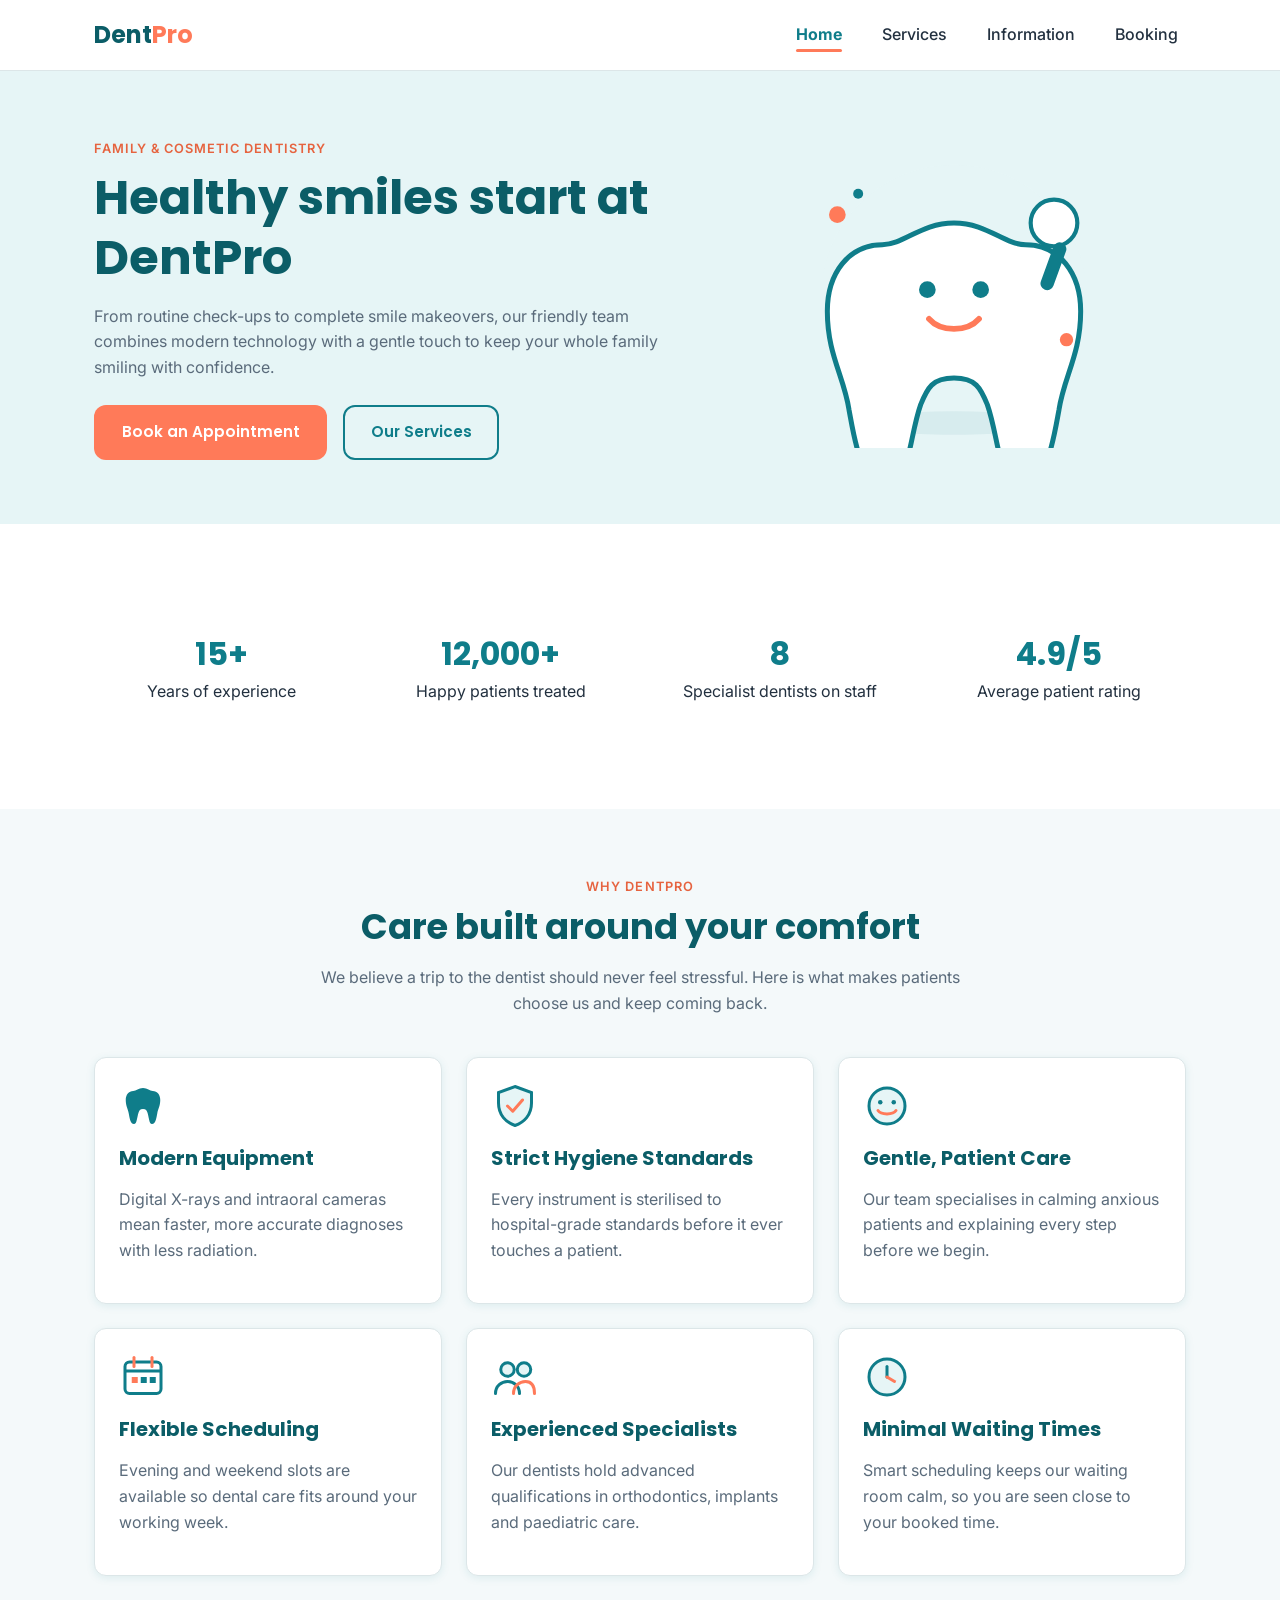
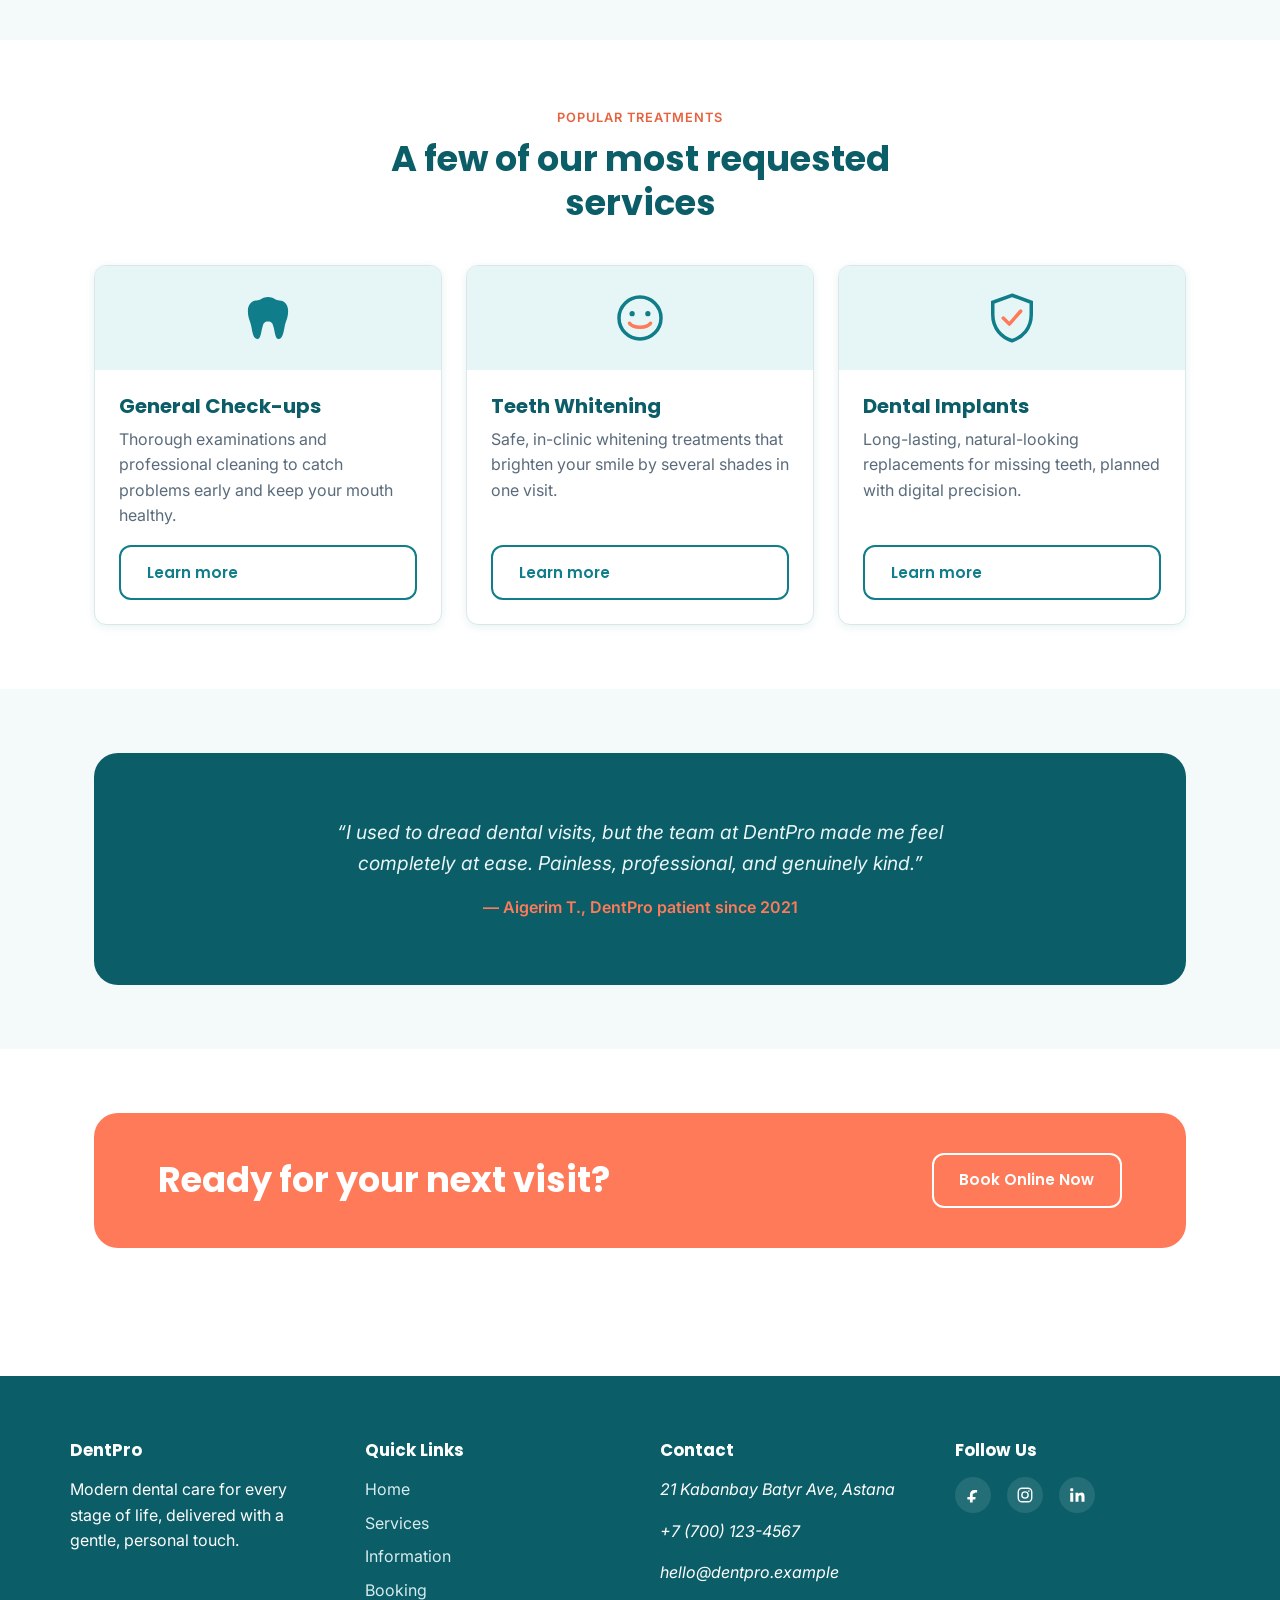
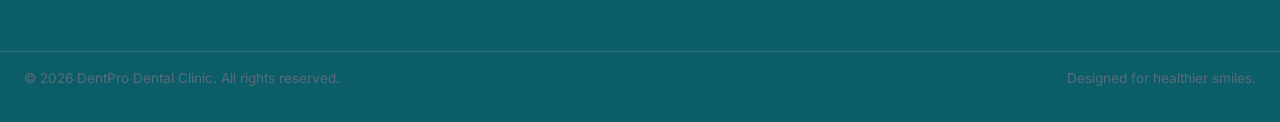
<file: index.html>
<!DOCTYPE html>
<html lang="en">
<head>
<meta charset="UTF-8">
<meta name="viewport" content="width=device-width, initial-scale=1.0">
<title>DentPro Dental Clinic | Home</title>
<meta name="description" content="DentPro Dental Clinic offers modern, gentle dental care for the whole family. Book your appointment today.">
<link rel="preconnect" href="https://fonts.googleapis.com">
<link href="https://fonts.googleapis.com/css2?family=Inter:wght@400;500;600;700&family=Poppins:wght@600;700&display=swap" rel="stylesheet">
<link rel="stylesheet" href="css/style.css">
<link rel="stylesheet" href="css/responsive.css">
</head>
<body>

<!-- Site Header / Navigation -->
<header class="site-header">
  <div class="container header-inner">
    <a href="index.html" class="logo">Dent<span>Pro</span></a>
    <nav class="main-nav" aria-label="Primary navigation">
      <ul>
        <li><a href="index.html" aria-current="page">Home</a></li>
        <li><a href="services.html">Services</a></li>
        <li><a href="about.html">Information</a></li>
        <li><a href="contact.html">Booking</a></li>
      </ul>
    </nav>
  </div>
</header>

<main>

  <!-- Hero Section -->
  <section class="hero">
    <div class="container hero-inner">
      <div class="hero-content">
        <span class="eyebrow">Family &amp; Cosmetic Dentistry</span>
        <h1>Healthy smiles start at DentPro</h1>
        <p>From routine check-ups to complete smile makeovers, our friendly team combines modern technology with a gentle touch to keep your whole family smiling with confidence.</p>
        <div class="hero-actions">
          <a href="contact.html" class="btn btn-primary">Book an Appointment</a>
          <a href="services.html" class="btn btn-outline">Our Services</a>
        </div>
      </div>
      <div class="hero-media">
        <img src="images/hero-illustration.svg" alt="Illustration of a friendly smiling tooth character with a dental mirror" width="360" height="300">
      </div>
    </div>
  </section>

  <!-- Trust Stats -->
  <section class="section">
    <div class="container">
      <div class="stat-row">
        <div class="stat-item">
          <strong>15+</strong>
          <span>Years of experience</span>
        </div>
        <div class="stat-item">
          <strong>12,000+</strong>
          <span>Happy patients treated</span>
        </div>
        <div class="stat-item">
          <strong>8</strong>
          <span>Specialist dentists on staff</span>
        </div>
        <div class="stat-item">
          <strong>4.9/5</strong>
          <span>Average patient rating</span>
        </div>
      </div>
    </div>
  </section>

  <!-- Why Choose Us (Grid, 6 items) -->
  <section class="section section-alt">
    <div class="container">
      <div class="section-head">
        <span class="eyebrow">Why DentPro</span>
        <h2>Care built around your comfort</h2>
        <p>We believe a trip to the dentist should never feel stressful. Here is what makes patients choose us and keep coming back.</p>
      </div>
      <div class="feature-grid">
        <article class="feature-card">
          <img src="images/icon-tooth.svg" alt="" aria-hidden="true">
          <h3>Modern Equipment</h3>
          <p>Digital X-rays and intraoral cameras mean faster, more accurate diagnoses with less radiation.</p>
        </article>
        <article class="feature-card">
          <img src="images/icon-shield.svg" alt="" aria-hidden="true">
          <h3>Strict Hygiene Standards</h3>
          <p>Every instrument is sterilised to hospital-grade standards before it ever touches a patient.</p>
        </article>
        <article class="feature-card">
          <img src="images/icon-smile.svg" alt="" aria-hidden="true">
          <h3>Gentle, Patient Care</h3>
          <p>Our team specialises in calming anxious patients and explaining every step before we begin.</p>
        </article>
        <article class="feature-card">
          <img src="images/icon-calendar.svg" alt="" aria-hidden="true">
          <h3>Flexible Scheduling</h3>
          <p>Evening and weekend slots are available so dental care fits around your working week.</p>
        </article>
        <article class="feature-card">
          <img src="images/icon-team.svg" alt="" aria-hidden="true">
          <h3>Experienced Specialists</h3>
          <p>Our dentists hold advanced qualifications in orthodontics, implants and paediatric care.</p>
        </article>
        <article class="feature-card">
          <img src="images/icon-clock.svg" alt="" aria-hidden="true">
          <h3>Minimal Waiting Times</h3>
          <p>Smart scheduling keeps our waiting room calm, so you are seen close to your booked time.</p>
        </article>
      </div>
    </div>
  </section>

  <!-- Featured Services (Flexbox card row) -->
  <section class="section">
    <div class="container">
      <div class="section-head">
        <span class="eyebrow">Popular Treatments</span>
        <h2>A few of our most requested services</h2>
      </div>
      <div class="card-row">
        <article class="card">
          <div class="card-thumb"><img src="images/icon-tooth.svg" alt="" aria-hidden="true"></div>
          <div class="card-body">
            <h3>General Check-ups</h3>
            <p>Thorough examinations and professional cleaning to catch problems early and keep your mouth healthy.</p>
            <a href="services.html" class="btn btn-outline">Learn more</a>
          </div>
        </article>
        <article class="card">
          <div class="card-thumb"><img src="images/icon-smile.svg" alt="" aria-hidden="true"></div>
          <div class="card-body">
            <h3>Teeth Whitening</h3>
            <p>Safe, in-clinic whitening treatments that brighten your smile by several shades in one visit.</p>
            <a href="services.html" class="btn btn-outline">Learn more</a>
          </div>
        </article>
        <article class="card">
          <div class="card-thumb"><img src="images/icon-shield.svg" alt="" aria-hidden="true"></div>
          <div class="card-body">
            <h3>Dental Implants</h3>
            <p>Long-lasting, natural-looking replacements for missing teeth, planned with digital precision.</p>
            <a href="services.html" class="btn btn-outline">Learn more</a>
          </div>
        </article>
      </div>
    </div>
  </section>

  <!-- Testimonial -->
  <section class="section section-alt">
    <div class="container">
      <aside class="testimonial">
        <p>&ldquo;I used to dread dental visits, but the team at DentPro made me feel completely at ease. Painless, professional, and genuinely kind.&rdquo;</p>
        <cite>&mdash; Aigerim T., DentPro patient since 2021</cite>
      </aside>
    </div>
  </section>

  <!-- CTA Banner -->
  <section class="section">
    <div class="container">
      <div class="cta-banner">
        <h2>Ready for your next visit?</h2>
        <a href="contact.html" class="btn btn-secondary">Book Online Now</a>
      </div>
    </div>
  </section>

</main>

<!-- Site Footer -->
<footer class="site-footer">
  <div class="container footer-grid">
    <div class="footer-col">
      <h3>DentPro</h3>
      <p>Modern dental care for every stage of life, delivered with a gentle, personal touch.</p>
    </div>
    <div class="footer-col">
      <h3>Quick Links</h3>
      <ul>
        <li><a href="index.html">Home</a></li>
        <li><a href="services.html">Services</a></li>
        <li><a href="about.html">Information</a></li>
        <li><a href="contact.html">Booking</a></li>
      </ul>
    </div>
    <div class="footer-col">
      <h3>Contact</h3>
      <address>
        <p>21 Kabanbay Batyr Ave, Astana</p>
        <p>+7 (700) 123-4567</p>
        <p>hello@dentpro.example</p>
      </address>
    </div>
    <div class="footer-col">
      <h3>Follow Us</h3>
      <div class="social-row">
          <a href="#" aria-label="DenStPro on Facebook"><img src="images/icon-facebook.svg" alt=""></a>
          <a href="#" aria-label="DentPro on Instagram"><img src="images/icon-instagram.svg" alt=""></a>
          <a href="#" aria-label="DentPro on LinkedIn"><img src="images/icon-linkedin.svg" alt=""></a>
      </div>
    </div>
  </div>
  <div class="footer-bottom">
    <p>&copy; 2026 DentPro Dental Clinic. All rights reserved.</p>
    <p>Designed for healthier smiles.</p>
  </div>
</footer>

</body>
</html>
</file>
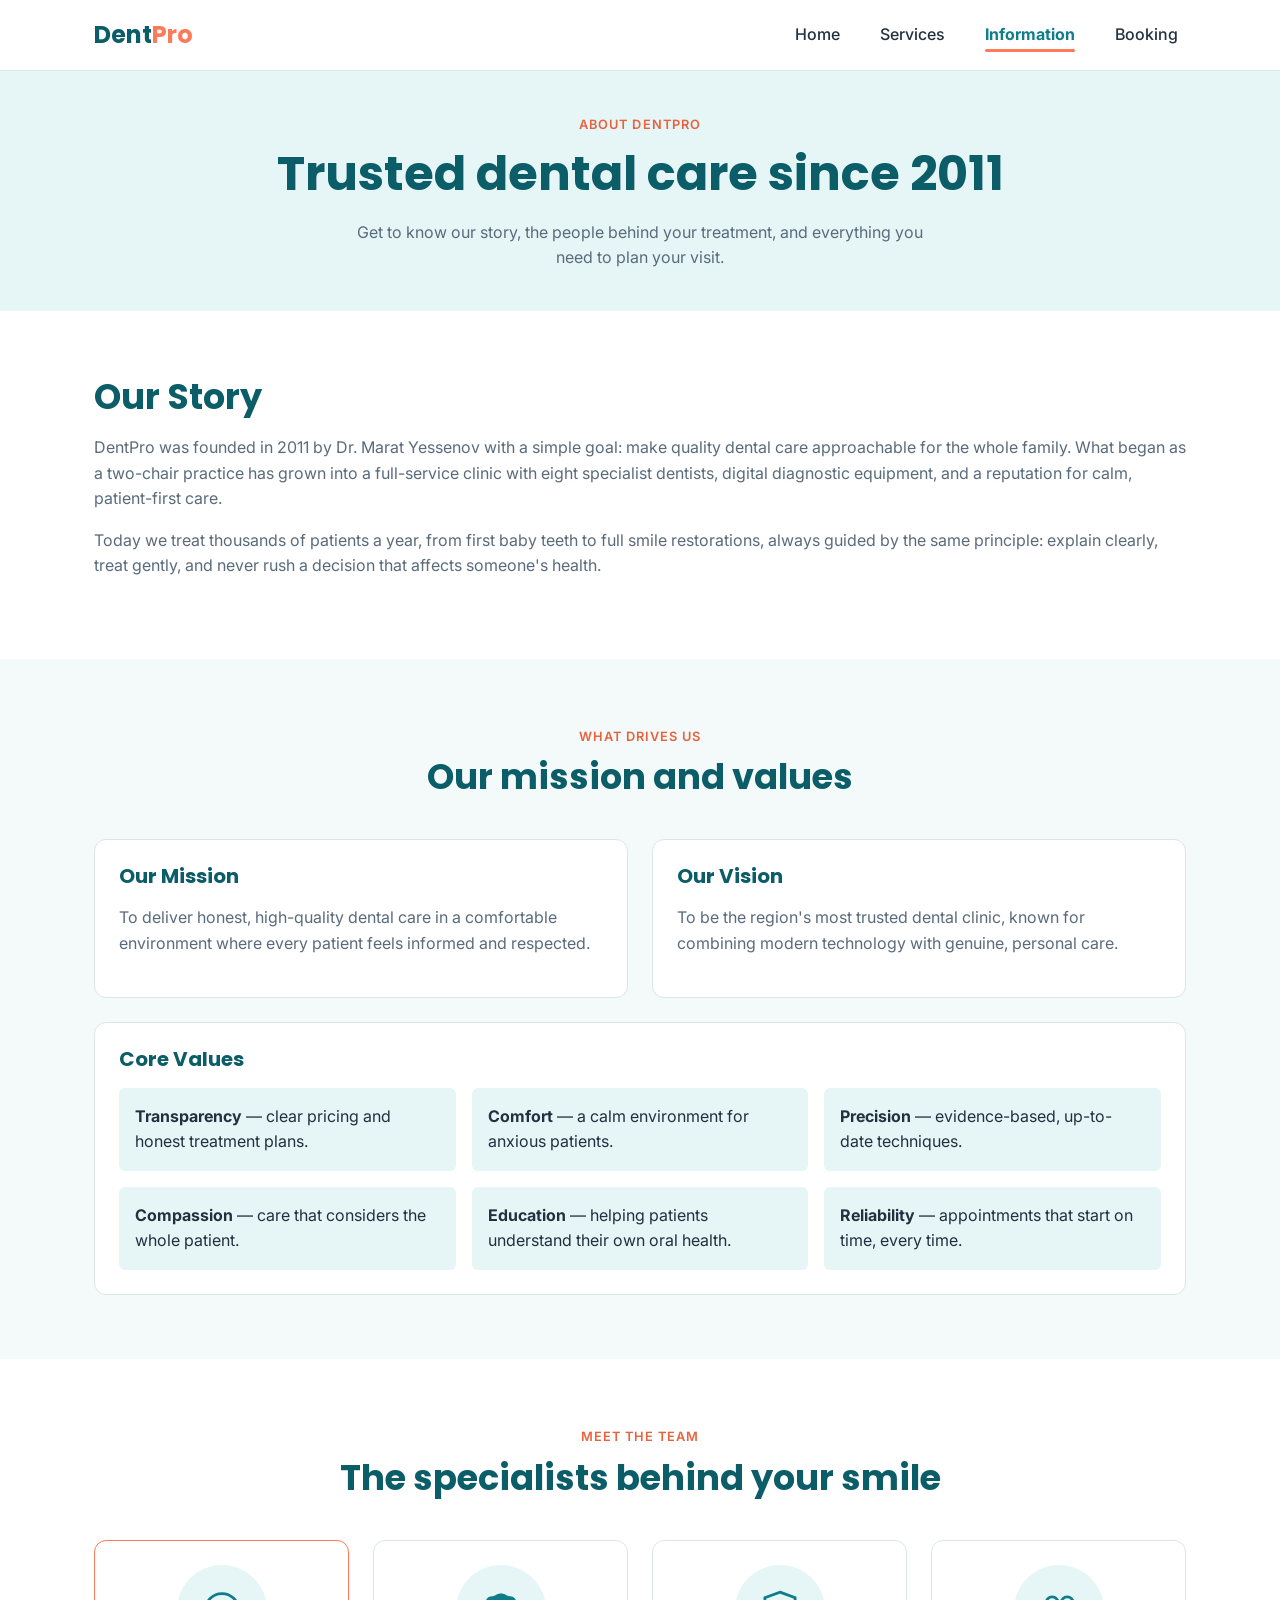
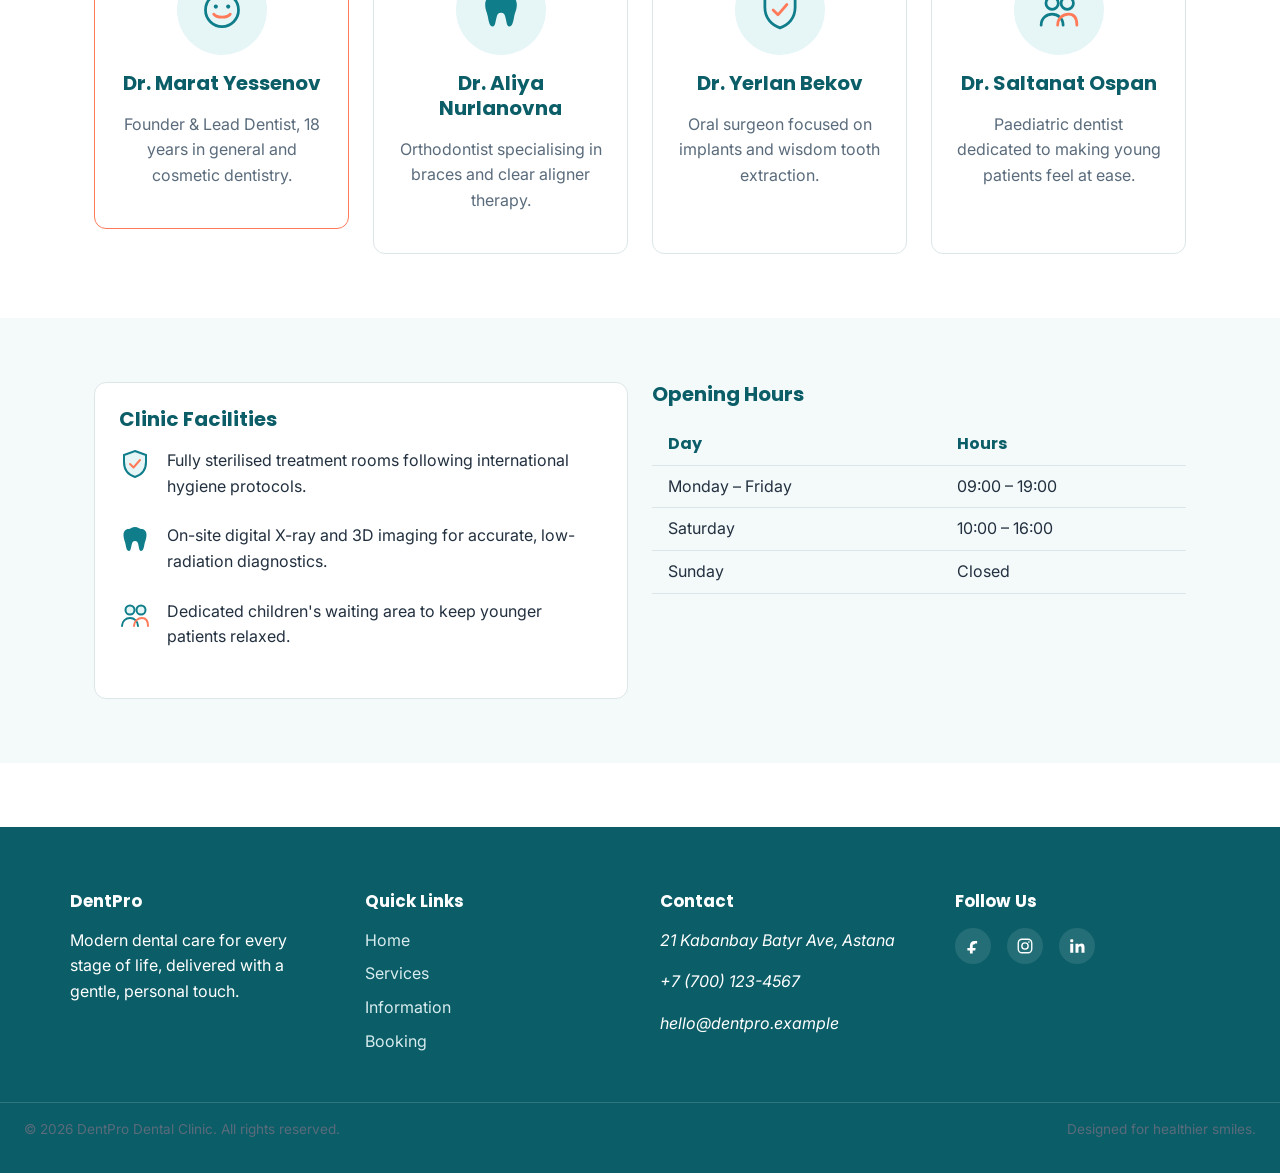
<file: about.html>
<!DOCTYPE html>
<html lang="en">
<head>
<meta charset="UTF-8">
<meta name="viewport" content="width=device-width, initial-scale=1.0">
<title>Information | DentPro Dental Clinic</title>
<meta name="description" content="Learn about DentPro's story, mission, values, meet our team, and find our opening hours.">
<link rel="preconnect" href="https://fonts.googleapis.com">
<link href="https://fonts.googleapis.com/css2?family=Inter:wght@400;500;600;700&family=Poppins:wght@600;700&display=swap" rel="stylesheet">
<link rel="stylesheet" href="css/style.css">
<link rel="stylesheet" href="css/responsive.css">
</head>
<body>

<!-- Site Header / Navigation -->
<header class="site-header">
  <div class="container header-inner">
    <a href="index.html" class="logo">Dent<span>Pro</span></a>
    <nav class="main-nav" aria-label="Primary navigation">
      <ul>
        <li><a href="index.html">Home</a></li>
        <li><a href="services.html">Services</a></li>
        <li><a href="about.html" aria-current="page">Information</a></li>
        <li><a href="contact.html">Booking</a></li>
      </ul>
    </nav>
  </div>
</header>

<main>

  <!-- Page Banner -->
  <section class="page-banner">
    <div class="container">
      <span class="eyebrow">About DentPro</span>
      <h1>Trusted dental care since 2011</h1>
      <p>Get to know our story, the people behind your treatment, and everything you need to plan your visit.</p>
    </div>
  </section>

  <!-- Our Story -->
  <section class="section">
    <div class="container">
      <article>
        <h2>Our Story</h2>
        <p>DentPro was founded in 2011 by Dr. Marat Yessenov with a simple goal: make quality dental care approachable for the whole family. What began as a two-chair practice has grown into a full-service clinic with eight specialist dentists, digital diagnostic equipment, and a reputation for calm, patient-first care.</p>
        <p>Today we treat thousands of patients a year, from first baby teeth to full smile restorations, always guided by the same principle: explain clearly, treat gently, and never rush a decision that affects someone's health.</p>
      </article>
    </div>
  </section>

  <!-- Mission, Vision, Values (Grid with named areas) -->
  <section class="section section-alt">
    <div class="container">
      <div class="section-head">
        <span class="eyebrow">What Drives Us</span>
        <h2>Our mission and values</h2>
      </div>
      <div class="values-layout">
        <div class="area-mission">
          <h3>Our Mission</h3>
          <p>To deliver honest, high-quality dental care in a comfortable environment where every patient feels informed and respected.</p>
        </div>
        <div class="area-vision">
          <h3>Our Vision</h3>
          <p>To be the region's most trusted dental clinic, known for combining modern technology with genuine, personal care.</p>
        </div>
        <div class="area-values">
          <h3>Core Values</h3>
          <ul class="values-list">
            <li><strong>Transparency</strong> &mdash; clear pricing and honest treatment plans.</li>
            <li><strong>Comfort</strong> &mdash; a calm environment for anxious patients.</li>
            <li><strong>Precision</strong> &mdash; evidence-based, up-to-date techniques.</li>
            <li><strong>Compassion</strong> &mdash; care that considers the whole patient.</li>
            <li><strong>Education</strong> &mdash; helping patients understand their own oral health.</li>
            <li><strong>Reliability</strong> &mdash; appointments that start on time, every time.</li>
          </ul>
        </div>
      </div>
    </div>
  </section>

  <!-- Meet the Team (Flexbox) -->
  <section class="section">
    <div class="container">
      <div class="section-head">
        <span class="eyebrow">Meet the Team</span>
        <h2>The specialists behind your smile</h2>
      </div>
      <div class="team-row">
        <article class="team-member lead">
          <div class="team-avatar"><img src="images/icon-smile.svg" alt="" aria-hidden="true"></div>
          <h3>Dr. Marat Yessenov</h3>
          <p>Founder &amp; Lead Dentist, 18 years in general and cosmetic dentistry.</p>
        </article>
        <article class="team-member">
          <div class="team-avatar"><img src="images/icon-tooth.svg" alt="" aria-hidden="true"></div>
          <h3>Dr. Aliya Nurlanovna</h3>
          <p>Orthodontist specialising in braces and clear aligner therapy.</p>
        </article>
        <article class="team-member">
          <div class="team-avatar"><img src="images/icon-shield.svg" alt="" aria-hidden="true"></div>
          <h3>Dr. Yerlan Bekov</h3>
          <p>Oral surgeon focused on implants and wisdom tooth extraction.</p>
        </article>
        <article class="team-member">
          <div class="team-avatar"><img src="images/icon-team.svg" alt="" aria-hidden="true"></div>
          <h3>Dr. Saltanat Ospan</h3>
          <p>Paediatric dentist dedicated to making young patients feel at ease.</p>
        </article>
      </div>
    </div>
  </section>

  <!-- Facilities & Hours (Flexbox info list + table) -->
  <section class="section section-alt">
    <div class="container">
      <div class="values-layout values-layout--split">
        <div>
          <h3>Clinic Facilities</h3>
          <ul class="info-list">
            <li>
              <img src="images/icon-shield.svg" alt="" aria-hidden="true">
              <span>Fully sterilised treatment rooms following international hygiene protocols.</span>
            </li>
            <li>
              <img src="images/icon-tooth.svg" alt="" aria-hidden="true">
              <span>On-site digital X-ray and 3D imaging for accurate, low-radiation diagnostics.</span>
            </li>
            <li>
              <img src="images/icon-team.svg" alt="" aria-hidden="true">
              <span>Dedicated children's waiting area to keep younger patients relaxed.</span>
            </li>
          </ul>
        </div>
        <aside>
          <h3>Opening Hours</h3>
          <table class="hours-table">
            <thead>
              <tr><th>Day</th><th>Hours</th></tr>
            </thead>
            <tbody>
              <tr><td>Monday &ndash; Friday</td><td>09:00 &ndash; 19:00</td></tr>
              <tr><td>Saturday</td><td>10:00 &ndash; 16:00</td></tr>
              <tr><td>Sunday</td><td>Closed</td></tr>
            </tbody>
          </table>
        </aside>
      </div>
    </div>
  </section>

</main>

<!-- Site Footer -->
<footer class="site-footer">
  <div class="container footer-grid">
    <div class="footer-col">
      <h3>DentPro</h3>
      <p>Modern dental care for every stage of life, delivered with a gentle, personal touch.</p>
    </div>
    <div class="footer-col">
      <h3>Quick Links</h3>
      <ul>
        <li><a href="index.html">Home</a></li>
        <li><a href="services.html">Services</a></li>
        <li><a href="about.html">Information</a></li>
        <li><a href="contact.html">Booking</a></li>
      </ul>
    </div>
    <div class="footer-col">
      <h3>Contact</h3>
      <address>
        <p>21 Kabanbay Batyr Ave, Astana</p>
        <p>+7 (700) 123-4567</p>
        <p>hello@dentpro.example</p>
      </address>
    </div>
    <div class="footer-col">
      <h3>Follow Us</h3>
      <div class="social-row">
          <a href="#" aria-label="DentPro on Facebook"><img src="images/icon-facebook.svg" alt=""></a>
          <a href="#" aria-label="DentPro on Instagram"><img src="images/icon-instagram.svg" alt=""></a>
          <a href="#" aria-label="DentPro on LinkedIn"><img src="images/icon-linkedin.svg" alt=""></a>
      </div>
    </div>
  </div>
  <div class="footer-bottom">
    <p>&copy; 2026 DentPro Dental Clinic. All rights reserved.</p>
    <p>Designed for healthier smiles.</p>
  </div>
</footer>

</body>
</html>
</file>
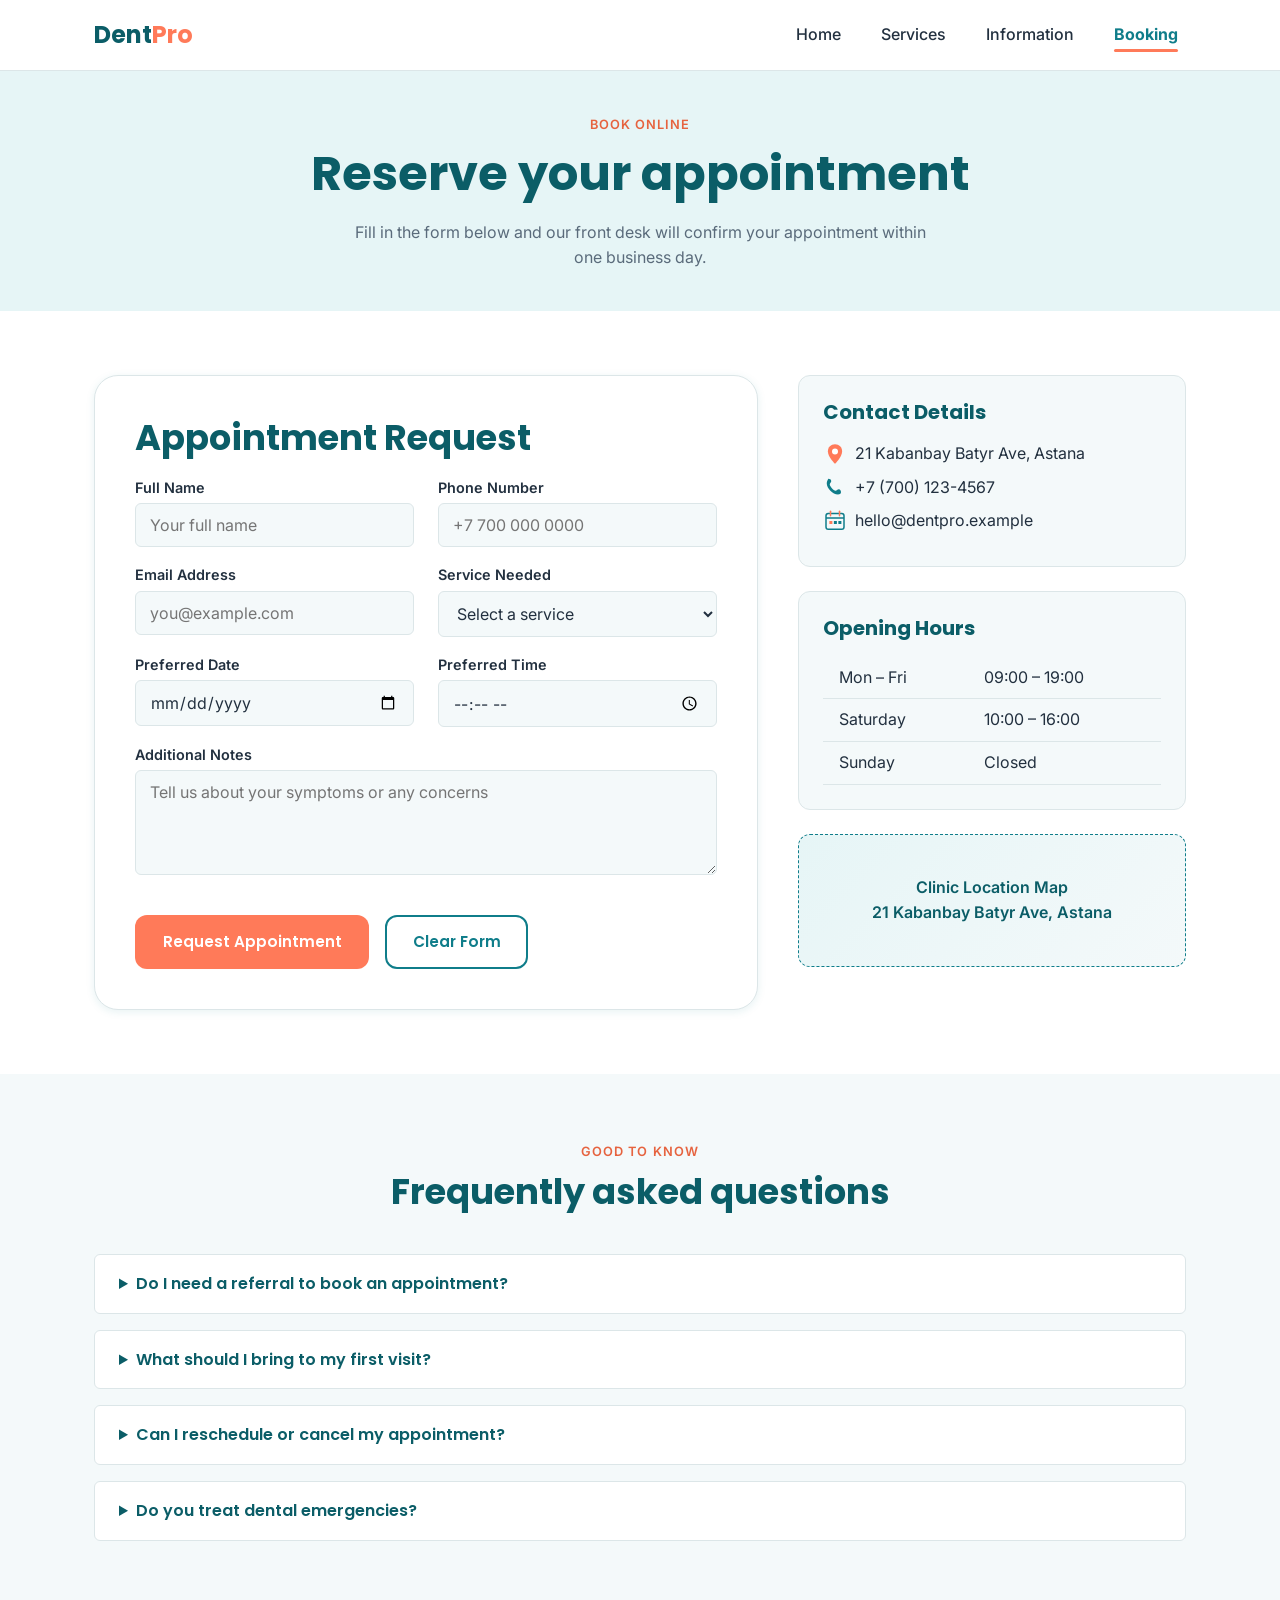
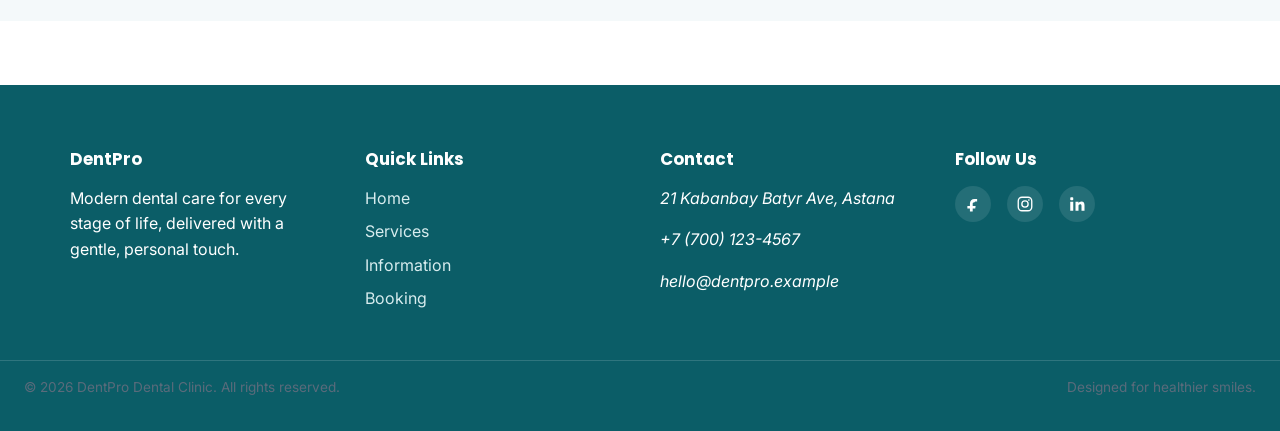
<file: contact.html>
<!DOCTYPE html>
<html lang="en">
<head>
<meta charset="UTF-8">
<meta name="viewport" content="width=device-width, initial-scale=1.0">
<title>Book an Appointment | DentPro Dental Clinic</title>
<meta name="description" content="Book your appointment at DentPro Dental Clinic online, or find our contact details and opening hours.">
<link rel="preconnect" href="https://fonts.googleapis.com">
<link href="https://fonts.googleapis.com/css2?family=Inter:wght@400;500;600;700&family=Poppins:wght@600;700&display=swap" rel="stylesheet">
<link rel="stylesheet" href="css/style.css">
<link rel="stylesheet" href="css/responsive.css">
</head>
<body>

<!-- Site Header / Navigation -->
<header class="site-header">
  <div class="container header-inner">
    <a href="index.html" class="logo">Dent<span>Pro</span></a>
    <nav class="main-nav" aria-label="Primary navigation">
      <ul>
        <li><a href="index.html">Home</a></li>
        <li><a href="services.html">Services</a></li>
        <li><a href="about.html">Information</a></li>
        <li><a href="contact.html" aria-current="page">Booking</a></li>
      </ul>
    </nav>
  </div>
</header>

<main>

  <!-- Page Banner -->
  <section class="page-banner">
    <div class="container">
      <span class="eyebrow">Book Online</span>
      <h1>Reserve your appointment</h1>
      <p>Fill in the form below and our front desk will confirm your appointment within one business day.</p>
    </div>
  </section>

  <!-- Booking Form + Contact Info (Grid two-column layout) -->
  <section class="section">
    <div class="container booking-layout">

      <article class="booking-form">
        <h2>Appointment Request</h2>
        <form action="#" method="post">
          <div class="form-grid">
            <div class="form-field">
              <label for="fullname">Full Name</label>
              <input type="text" id="fullname" name="fullname" placeholder="Your full name" required>
            </div>
            <div class="form-field">
              <label for="phone">Phone Number</label>
              <input type="tel" id="phone" name="phone" placeholder="+7 700 000 0000" required>
            </div>
            <div class="form-field">
              <label for="email">Email Address</label>
              <input type="email" id="email" name="email" placeholder="you@example.com" required>
            </div>
            <div class="form-field">
              <label for="service">Service Needed</label>
              <select id="service" name="service" required>
                <option value="">Select a service</option>
                <option value="checkup">General Check-up</option>
                <option value="whitening">Teeth Whitening</option>
                <option value="implants">Dental Implants</option>
                <option value="orthodontics">Orthodontics</option>
                <option value="paediatric">Paediatric Dentistry</option>
                <option value="emergency">Emergency Care</option>
              </select>
            </div>
            <div class="form-field">
              <label for="date">Preferred Date</label>
              <input type="date" id="date" name="date" required>
            </div>
            <div class="form-field">
              <label for="time">Preferred Time</label>
              <input type="time" id="time" name="time" required>
            </div>
            <div class="form-field full">
              <label for="message">Additional Notes</label>
              <textarea id="message" name="message" rows="4" placeholder="Tell us about your symptoms or any concerns"></textarea>
            </div>
            <div class="form-actions">
              <button type="submit" class="btn btn-primary">Request Appointment</button>
              <button type="reset" class="btn btn-outline">Clear Form</button>
            </div>
          </div>
        </form>
      </article>

      <aside class="contact-aside">
        <div class="contact-card">
          <h3>Contact Details</h3>
          <ul>
            <li><img src="images/icon-location.svg" alt="" aria-hidden="true"> 21 Kabanbay Batyr Ave, Astana</li>
            <li><img src="images/icon-phone.svg" alt="" aria-hidden="true"> +7 (700) 123-4567</li>
            <li><img src="images/icon-calendar.svg" alt="" aria-hidden="true"> hello@dentpro.example</li>
          </ul>
        </div>
        <div class="contact-card">
          <h3>Opening Hours</h3>
          <table class="hours-table">
            <tbody>
              <tr><td>Mon &ndash; Fri</td><td>09:00 &ndash; 19:00</td></tr>
              <tr><td>Saturday</td><td>10:00 &ndash; 16:00</td></tr>
              <tr><td>Sunday</td><td>Closed</td></tr>
            </tbody>
          </table>
        </div>
        <div class="map-placeholder">
          Clinic Location Map<br>
          21 Kabanbay Batyr Ave, Astana
        </div>
      </aside>

    </div>
  </section>

  <!-- FAQ -->
  <section class="section section-alt">
    <div class="container">
      <div class="section-head">
        <span class="eyebrow">Good to Know</span>
        <h2>Frequently asked questions</h2>
      </div>
      <details class="faq-item">
        <summary>Do I need a referral to book an appointment?</summary>
        <p>No referral is needed. You can book directly through this page or by calling our front desk.</p>
      </details>
      <details class="faq-item">
        <summary>What should I bring to my first visit?</summary>
        <p>Please bring a form of ID and any previous dental records or X-rays, if available.</p>
      </details>
      <details class="faq-item">
        <summary>Can I reschedule or cancel my appointment?</summary>
        <p>Yes, please contact us at least 24 hours in advance so we can offer the slot to another patient.</p>
      </details>
      <details class="faq-item">
        <summary>Do you treat dental emergencies?</summary>
        <p>Yes, we hold same-day slots for urgent issues such as severe pain, swelling or broken teeth.</p>
      </details>
    </div>
  </section>

</main>

<!-- Site Footer -->
<footer class="site-footer">
  <div class="container footer-grid">
    <div class="footer-col">
      <h3>DentPro</h3>
      <p>Modern dental care for every stage of life, delivered with a gentle, personal touch.</p>
    </div>
    <div class="footer-col">
      <h3>Quick Links</h3>
      <ul>
        <li><a href="index.html">Home</a></li>
        <li><a href="services.html">Services</a></li>
        <li><a href="about.html">Information</a></li>
        <li><a href="contact.html">Booking</a></li>
      </ul>
    </div>
    <div class="footer-col">
      <h3>Contact</h3>
      <address>
        <p>21 Kabanbay Batyr Ave, Astana</p>
        <p>+7 (700) 123-4567</p>
        <p>hello@dentpro.example</p>
      </address>
    </div>
    <div class="footer-col">
      <h3>Follow Us</h3>
      <div class="social-row">
          <a href="#" aria-label="DentPro on Facebook"><img src="images/icon-facebook.svg" alt=""></a>
          <a href="#" aria-label="DentPro on Instagram"><img src="images/icon-instagram.svg" alt=""></a>
          <a href="#" aria-label="DentPro on LinkedIn"><img src="images/icon-linkedin.svg" alt=""></a>
      </div>
    </div>
  </div>
  <div class="footer-bottom">
    <p>&copy; 2026 DentPro Dental Clinic. All rights reserved.</p>
    <p>Designed for healthier smiles.</p>
  </div>
</footer>

</body>
</html>
</file>
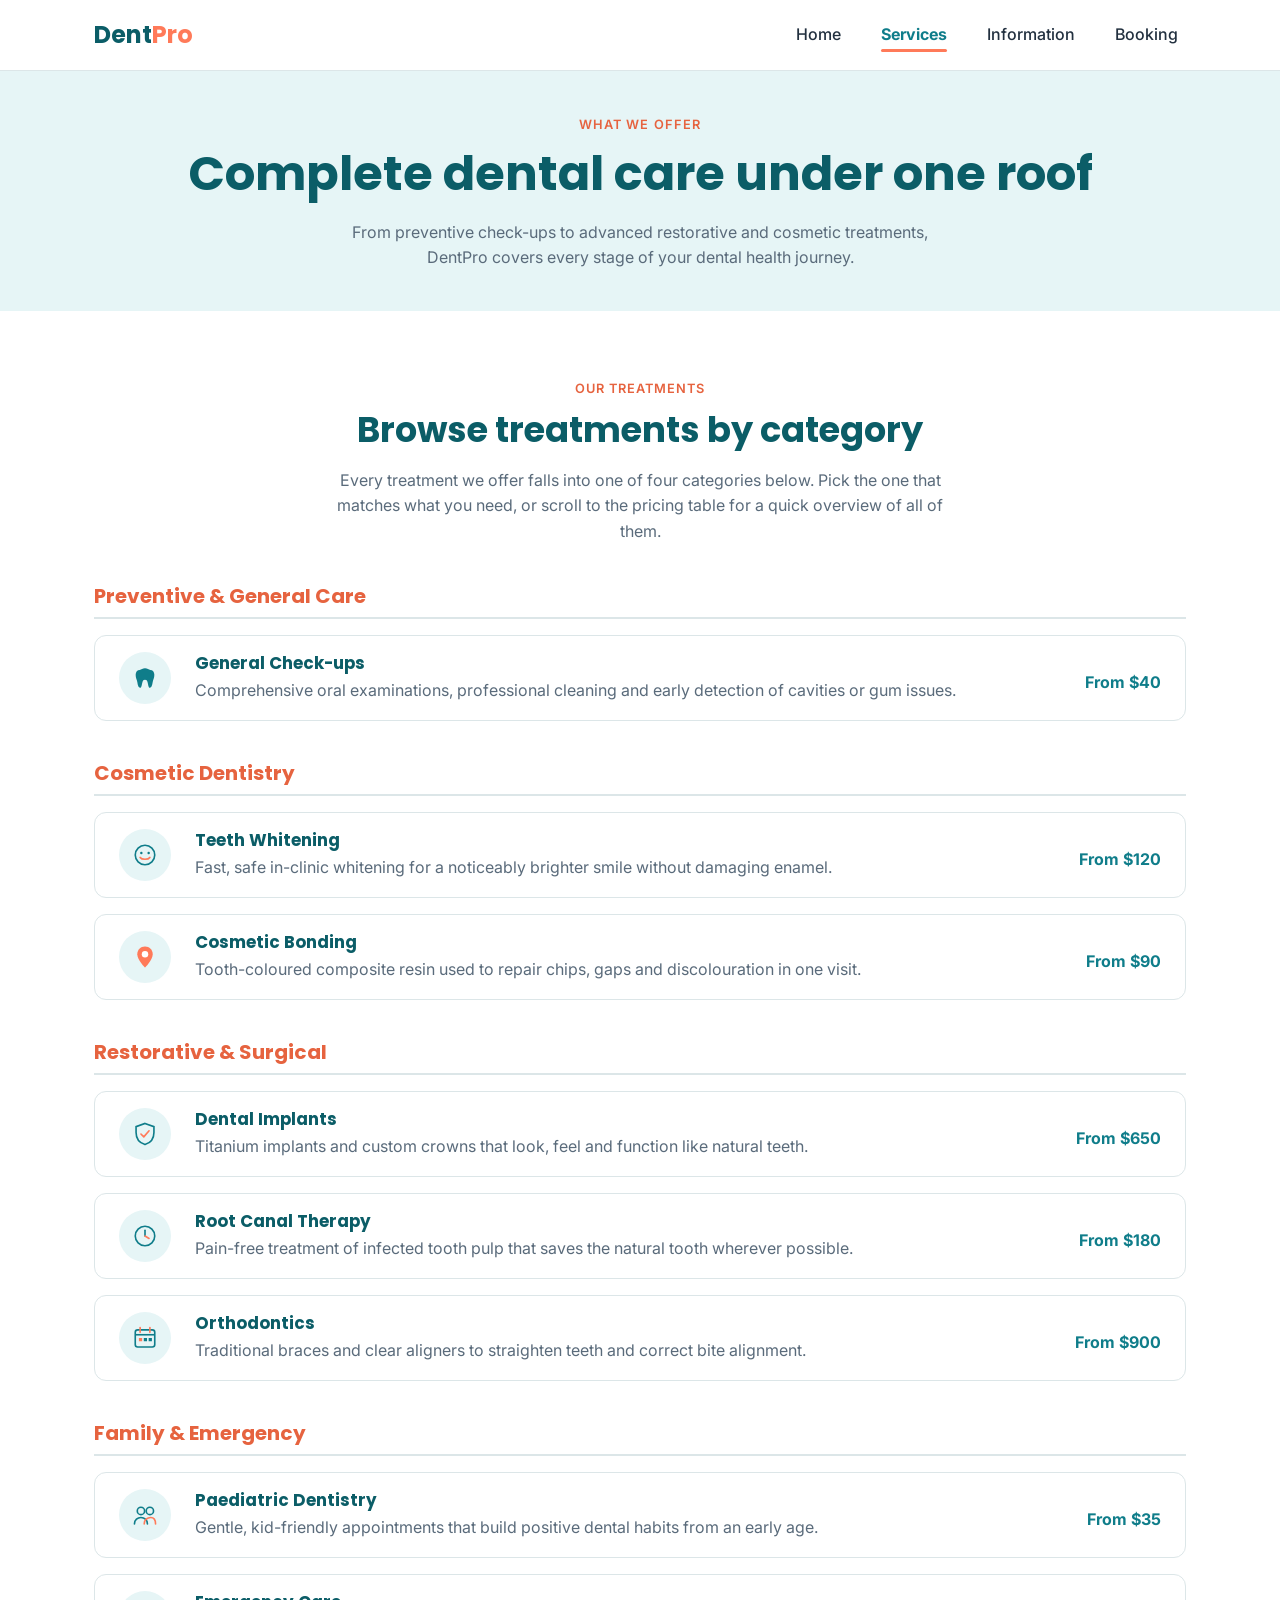
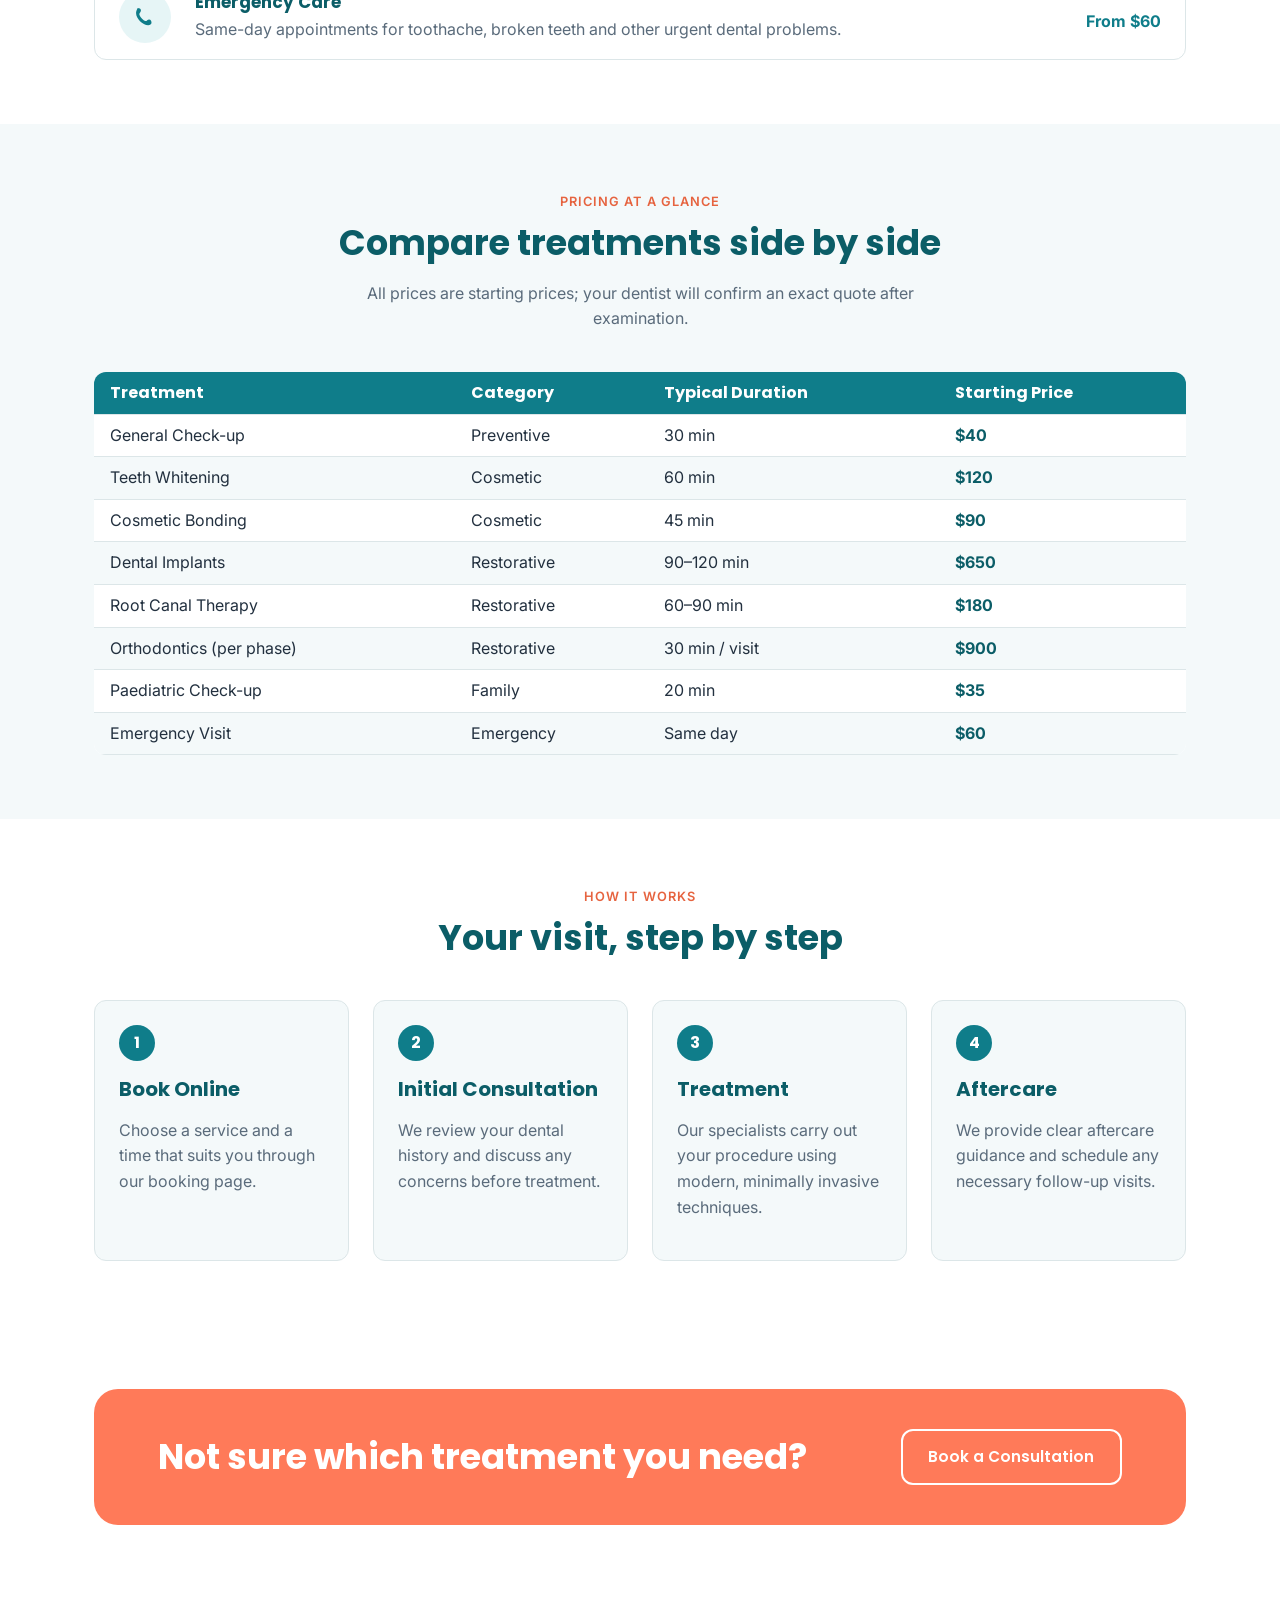
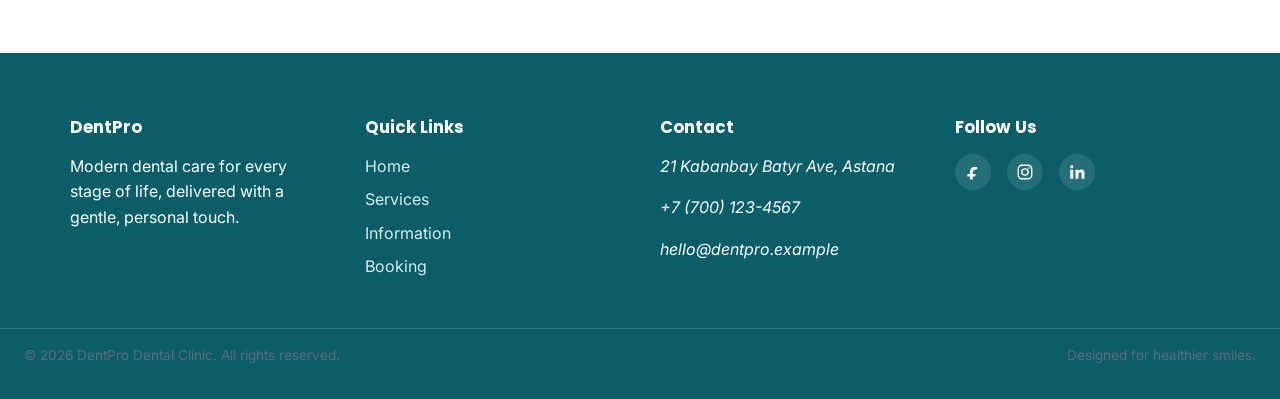
<file: services.html>
<!DOCTYPE html>
<html lang="en">
<head>
    <meta charset="UTF-8">
    <meta name="viewport" content="width=device-width, initial-scale=1.0">
    <title>Our Services | DentPro Dental Clinic</title>
    <meta name="description" content="Explore DentPro's full range of dental services, from check-ups to cosmetic and emergency care.">
    <link rel="preconnect" href="https://fonts.googleapis.com">
    <link href="https://fonts.googleapis.com/css2?family=Inter:wght@400;500;600;700&family=Poppins:wght@600;700&display=swap" rel="stylesheet">
    <link rel="stylesheet" href="css/style.css">
    <link rel="stylesheet" href="css/responsive.css">
</head>
<body>

    <!-- Site Header / Navigation -->
    <header class="site-header">
        <div class="container header-inner">
            <a href="index.html" class="logo">Dent<span>Pro</span></a>
            <nav class="main-nav" aria-label="Primary navigation">
                <ul>
                    <li><a href="index.html">Home</a></li>
                    <li><a href="services.html" aria-current="page">Services</a></li>
                    <li><a href="about.html">Information</a></li>
                    <li><a href="contact.html">Booking</a></li>
                </ul>
            </nav>
        </div>
    </header>

    <main>

        <!-- Page Banner -->
        <section class="page-banner">
            <div class="container">
                <span class="eyebrow">What We Offer</span>
                <h1>Complete dental care under one roof</h1>
                <p>From preventive check-ups to advanced restorative and cosmetic treatments, DentPro covers every stage of your dental health journey.</p>
            </div>
        </section>

        <!-- Treatment Categories (Flexbox rows, grouped by category) -->
        <section class="section">
            <div class="container">
                <div class="section-head">
                    <span class="eyebrow">Our Treatments</span>
                    <h2>Browse treatments by category</h2>
                    <p>Every treatment we offer falls into one of four categories below. Pick the one that matches what you need, or scroll to the pricing table for a quick overview of all of them.</p>
                </div>

                <article class="category-block">
                    <h3 class="category-title">Preventive &amp; General Care</h3>
                    <div class="service-list">
                        <div class="service-row">
                            <span class="service-icon"><img src="images/icon-tooth.svg" alt="" aria-hidden="true"></span>
                            <div class="service-row-text">
                                <h4>General Check-ups</h4>
                                <p>Comprehensive oral examinations, professional cleaning and early detection of cavities or gum issues.</p>
                            </div>
                            <span class="service-price">From $40</span>
                        </div>
                    </div>
                </article>

                <article class="category-block">
                    <h3 class="category-title">Cosmetic Dentistry</h3>
                    <div class="service-list">
                        <div class="service-row">
                            <span class="service-icon"><img src="images/icon-smile.svg" alt="" aria-hidden="true"></span>
                            <div class="service-row-text">
                                <h4>Teeth Whitening</h4>
                                <p>Fast, safe in-clinic whitening for a noticeably brighter smile without damaging enamel.</p>
                            </div>
                            <span class="service-price">From $120</span>
                        </div>
                        <div class="service-row">
                            <span class="service-icon"><img src="images/icon-location.svg" alt="" aria-hidden="true"></span>
                            <div class="service-row-text">
                                <h4>Cosmetic Bonding</h4>
                                <p>Tooth-coloured composite resin used to repair chips, gaps and discolouration in one visit.</p>
                            </div>
                            <span class="service-price">From $90</span>
                        </div>
                    </div>
                </article>

                <article class="category-block">
                    <h3 class="category-title">Restorative &amp; Surgical</h3>
                    <div class="service-list">
                        <div class="service-row">
                            <span class="service-icon"><img src="images/icon-shield.svg" alt="" aria-hidden="true"></span>
                            <div class="service-row-text">
                                <h4>Dental Implants</h4>
                                <p>Titanium implants and custom crowns that look, feel and function like natural teeth.</p>
                            </div>
                            <span class="service-price">From $650</span>
                        </div>
                        <div class="service-row">
                            <span class="service-icon"><img src="images/icon-clock.svg" alt="" aria-hidden="true"></span>
                            <div class="service-row-text">
                                <h4>Root Canal Therapy</h4>
                                <p>Pain-free treatment of infected tooth pulp that saves the natural tooth wherever possible.</p>
                            </div>
                            <span class="service-price">From $180</span>
                        </div>
                        <div class="service-row">
                            <span class="service-icon"><img src="images/icon-calendar.svg" alt="" aria-hidden="true"></span>
                            <div class="service-row-text">
                                <h4>Orthodontics</h4>
                                <p>Traditional braces and clear aligners to straighten teeth and correct bite alignment.</p>
                            </div>
                            <span class="service-price">From $900</span>
                        </div>
                    </div>
                </article>

                <article class="category-block">
                    <h3 class="category-title">Family &amp; Emergency</h3>
                    <div class="service-list">
                        <div class="service-row">
                            <span class="service-icon"><img src="images/icon-team.svg" alt="" aria-hidden="true"></span>
                            <div class="service-row-text">
                                <h4>Paediatric Dentistry</h4>
                                <p>Gentle, kid-friendly appointments that build positive dental habits from an early age.</p>
                            </div>
                            <span class="service-price">From $35</span>
                        </div>
                        <div class="service-row">
                            <span class="service-icon"><img src="images/icon-phone.svg" alt="" aria-hidden="true"></span>
                            <div class="service-row-text">
                                <h4>Emergency Care</h4>
                                <p>Same-day appointments for toothache, broken teeth and other urgent dental problems.</p>
                            </div>
                            <span class="service-price">From $60</span>
                        </div>
                    </div>
                </article>

            </div>
        </section>

        <!-- Pricing Table (unique component, not used elsewhere on the site) -->
        <section class="section section-alt">
            <div class="container">
                <div class="section-head">
                    <span class="eyebrow">Pricing At A Glance</span>
                    <h2>Compare treatments side by side</h2>
                    <p>All prices are starting prices; your dentist will confirm an exact quote after examination.</p>
                </div>
                <div class="table-scroll">
                    <table class="pricing-table">
                        <thead>
                            <tr>
                                <th>Treatment</th>
                                <th>Category</th>
                                <th>Typical Duration</th>
                                <th>Starting Price</th>
                            </tr>
                        </thead>
                        <tbody>
                            <tr><td>General Check-up</td><td>Preventive</td><td>30 min</td><td>$40</td></tr>
                            <tr><td>Teeth Whitening</td><td>Cosmetic</td><td>60 min</td><td>$120</td></tr>
                            <tr><td>Cosmetic Bonding</td><td>Cosmetic</td><td>45 min</td><td>$90</td></tr>
                            <tr><td>Dental Implants</td><td>Restorative</td><td>90&ndash;120 min</td><td>$650</td></tr>
                            <tr><td>Root Canal Therapy</td><td>Restorative</td><td>60&ndash;90 min</td><td>$180</td></tr>
                            <tr><td>Orthodontics (per phase)</td><td>Restorative</td><td>30 min / visit</td><td>$900</td></tr>
                            <tr><td>Paediatric Check-up</td><td>Family</td><td>20 min</td><td>$35</td></tr>
                            <tr><td>Emergency Visit</td><td>Emergency</td><td>Same day</td><td>$60</td></tr>
                        </tbody>
                    </table>
                </div>
            </div>
        </section>

        <!-- Process (Grid) -->
        <section class="section">
            <div class="container">
                <div class="section-head">
                    <span class="eyebrow">How It Works</span>
                    <h2>Your visit, step by step</h2>
                </div>
                <div class="process-grid">
                    <div class="process-step">
                        <h3>Book Online</h3>
                        <p>Choose a service and a time that suits you through our booking page.</p>
                    </div>
                    <div class="process-step">
                        <h3>Initial Consultation</h3>
                        <p>We review your dental history and discuss any concerns before treatment.</p>
                    </div>
                    <div class="process-step">
                        <h3>Treatment</h3>
                        <p>Our specialists carry out your procedure using modern, minimally invasive techniques.</p>
                    </div>
                    <div class="process-step">
                        <h3>Aftercare</h3>
                        <p>We provide clear aftercare guidance and schedule any necessary follow-up visits.</p>
                    </div>
                </div>
            </div>
        </section>

        <!-- CTA Banner -->
        <section class="section">
            <div class="container">
                <div class="cta-banner">
                    <h2>Not sure which treatment you need?</h2>
                    <a href="contact.html" class="btn btn-secondary">Book a Consultation</a>
                </div>
            </div>
        </section>

    </main>

    <!-- Site Footer -->
    <footer class="site-footer">
        <div class="container footer-grid">
            <div class="footer-col">
                <h3>DentPro</h3>
                <p>Modern dental care for every stage of life, delivered with a gentle, personal touch.</p>
            </div>
            <div class="footer-col">
                <h3>Quick Links</h3>
                <ul>
                    <li><a href="index.html">Home</a></li>
                    <li><a href="services.html">Services</a></li>
                    <li><a href="about.html">Information</a></li>
                    <li><a href="contact.html">Booking</a></li>
                </ul>
            </div>
            <div class="footer-col">
                <h3>Contact</h3>
                <address>
                    <p>21 Kabanbay Batyr Ave, Astana</p>
                    <p>+7 (700) 123-4567</p>
                    <p>hello@dentpro.example</p>
                </address>
            </div>
            <div class="footer-col">
                <h3>Follow Us</h3>
                <div class="social-row">
                    <a href="#" aria-label="DentPro on Facebook"><img src="images/icon-facebook.svg" alt=""></a>
                    <a href="#" aria-label="DentPro on Instagram"><img src="images/icon-instagram.svg" alt=""></a>
                    <a href="#" aria-label="DentPro on LinkedIn"><img src="images/icon-linkedin.svg" alt=""></a>
                </div>
            </div>
        </div>
        <div class="footer-bottom">
            <p>&copy; 2026 DentPro Dental Clinic. All rights reserved.</p>
            <p>Designed for healthier smiles.</p>
        </div>
    </footer>

</body>
</html>
</file>
<file: css/style.css>
/* ===== Design Tokens ===== */
:root {
    --color-primary: #0f7d8a;
    --color-primary-dark: #0b5d67;
    --color-primary-light: #e6f5f6;
    --color-accent: #ff7a59;
    --color-accent-dark: #e6633f;
    --color-text: #22303f;
    --color-text-light: #5a6b7b;
    --color-bg: #ffffff;
    --color-bg-alt: #f4f9fa;
    --color-border: #dce6e8;
    --font-heading: 'Poppins', 'Segoe UI', Arial, sans-serif;
    --font-body: 'Inter', 'Segoe UI', Arial, sans-serif;
    --space-xs: 0.25rem;
    --space-sm: 0.5rem;
    --space-md: 1rem;
    --space-lg: 1.5rem;
    --space-xl: 2.5rem;
    --space-2xl: 4rem;
    --radius-sm: 6px;
    --radius-md: 12px;
    --radius-lg: 24px;
    --shadow-sm: 0 2px 8px rgba(15, 125, 138, 0.10);
    --shadow-md: 0 8px 24px rgba(15, 125, 138, 0.14);
    --container-width: 1140px;
}

/* ===== Reset & Base ===== */
*,
*::before,
*::after {
    box-sizing: border-box;
}

html {
    scroll-behavior: smooth;
}

body {
    margin: 0;
    font-family: var(--font-body);
    color: var(--color-text);
    background-color: var(--color-bg);
    line-height: 1.6;
    overflow-x: hidden;
}

img {
    max-width: 100%;
    display: block;
}

a {
    color: inherit;
    text-decoration: none;
}

ul {
    list-style: none;
    margin: 0;
    padding: 0;
}

h1, h2, h3, h4 {
    font-family: var(--font-heading);
    color: var(--color-primary-dark);
    line-height: 1.25;
    margin: 0 0 var(--space-md);
}

h1 {
    font-size: clamp(2rem, 4vw, 3rem);
}

h2 {
    font-size: clamp(1.6rem, 3vw, 2.2rem);
}

h3 {
    font-size: 1.25rem;
}

p {
    margin: 0 0 var(--space-md);
    color: var(--color-text-light);
}

/* Visible keyboard focus state, applied globally */
a:focus-visible,
button:focus-visible,
input:focus-visible,
select:focus-visible,
textarea:focus-visible {
    outline: 3px solid var(--color-accent);
    outline-offset: 2px;
}

.container {
    max-width: var(--container-width);
    margin: 0 auto;
    padding: 0 var(--space-lg);
}

.section {
    padding: var(--space-2xl) 0;
}

.section-alt {
    background-color: var(--color-bg-alt);
}

.section-head {
    max-width: 640px;
    margin: 0 auto var(--space-xl);
    text-align: center;
}

.eyebrow {
    display: inline-block;
    color: var(--color-accent-dark);
    font-weight: 600;
    letter-spacing: 0.08em;
    text-transform: uppercase;
    font-size: 0.8rem;
    margin-bottom: var(--space-sm);
}

/* ===== Buttons ===== */
.btn {
    display: inline-block;
    font-family: var(--font-heading);
    font-weight: 600;
    font-size: 0.95rem;
    padding: 0.85rem 1.6rem;
    border-radius: var(--radius-md);
    border: 2px solid transparent;
    cursor: pointer;
    transition: background-color 0.2s ease, color 0.2s ease, transform 0.15s ease, border-color 0.2s ease;
}

    .btn:hover {
        transform: translateY(-2px);
    }

.btn-primary {
    background-color: var(--color-accent);
    color: #ffffff;
}

    .btn-primary:hover,
    .btn-primary:focus-visible {
        background-color: var(--color-accent-dark);
    }

.btn-secondary {
    background-color: transparent;
    border-color: var(--color-bg);
    color: var(--color-bg);
}

    .btn-secondary:hover,
    .btn-secondary:focus-visible {
        background-color: var(--color-bg);
        color: var(--color-primary-dark);
    }

.btn-outline {
    background-color: transparent;
    border-color: var(--color-primary);
    color: var(--color-primary);
}

    .btn-outline:hover,
    .btn-outline:focus-visible {
        background-color: var(--color-primary);
        color: #ffffff;
    }

/* ===== Site Header & Navigation (Flexbox) ===== */
.site-header {
    background-color: var(--color-bg);
    border-bottom: 1px solid var(--color-border);
    position: sticky;
    top: 0;
    z-index: 50;
}

.header-inner {
    display: flex;
    align-items: center;
    justify-content: space-between;
    gap: var(--space-md);
    padding-top: var(--space-md);
    padding-bottom: var(--space-md);
}

.logo {
    font-family: var(--font-heading);
    font-size: 1.5rem;
    font-weight: 700;
    color: var(--color-primary-dark);
}

    .logo span {
        color: var(--color-accent);
    }

.main-nav ul {
    display: flex;
    flex-direction: row;
    align-items: center;
    gap: var(--space-lg);
    flex-wrap: wrap;
}

.main-nav a {
    font-weight: 500;
    padding: var(--space-xs) var(--space-sm);
    border-radius: var(--radius-sm);
    position: relative;
}

    .main-nav a:hover,
    .main-nav a:focus-visible {
        color: var(--color-primary);
        background-color: var(--color-primary-light);
    }

    .main-nav a[aria-current="page"] {
        color: var(--color-primary);
        font-weight: 700;
    }

        .main-nav a[aria-current="page"]::after {
            content: "";
            position: absolute;
            left: var(--space-sm);
            right: var(--space-sm);
            bottom: -4px;
            height: 3px;
            border-radius: 2px;
            background-color: var(--color-accent);
        }

.nav-cta {
    margin-left: var(--space-sm);
}

/* ===== Hero (Flexbox, responsive direction change) ===== */
.hero {
    background-color: var(--color-primary-light);
}

.hero-inner {
    display: flex;
    align-items: center;
    justify-content: space-between;
    gap: var(--space-2xl);
    padding-top: var(--space-2xl);
    padding-bottom: var(--space-2xl);
}

.hero-content {
    flex: 1 1 420px;
}

.hero-media {
    flex: 1 1 320px;
    display: flex;
    justify-content: center;
}

.hero-actions {
    display: flex;
    flex-wrap: wrap;
    gap: var(--space-md);
    margin-top: var(--space-lg);
}

/* Trust bar - flex row, wraps on small screens */
.stat-row {
    display: flex;
    flex-wrap: wrap;
    justify-content: space-between;
    gap: var(--space-lg);
    padding: var(--space-xl) 0;
    text-align: center;
}

.stat-item {
    flex: 1 1 160px;
}

    .stat-item strong {
        display: block;
        font-family: var(--font-heading);
        font-size: 2rem;
        color: var(--color-primary);
    }

/* ===== Feature / Value Grid (CSS Grid, 6+ items) ===== */
.feature-grid {
    display: grid;
    grid-template-columns: repeat(3, 1fr);
    gap: var(--space-lg);
}

.feature-card {
    background-color: var(--color-bg);
    border: 1px solid var(--color-border);
    border-radius: var(--radius-md);
    padding: var(--space-lg);
    box-shadow: var(--shadow-sm);
    transition: box-shadow 0.2s ease, transform 0.2s ease;
}

    .feature-card:hover,
    .feature-card:focus-within {
        box-shadow: var(--shadow-md);
        transform: translateY(-4px);
    }

    .feature-card img {
        width: 48px;
        height: 48px;
        margin-bottom: var(--space-md);
    }

/* ===== Card Row (Services preview, Flexbox) ===== */
.card-row {
    display: flex;
    flex-wrap: wrap;
    gap: var(--space-lg);
}

.card {
    flex: 1 1 300px;
    background-color: var(--color-bg);
    border-radius: var(--radius-md);
    overflow: hidden;
    border: 1px solid var(--color-border);
    box-shadow: var(--shadow-sm);
    display: flex;
    flex-direction: column;
}

.card-body {
    padding: var(--space-lg);
    display: flex;
    flex-direction: column;
    flex: 1;
}

    .card-body h3 {
        margin-bottom: var(--space-sm);
    }

    .card-body p {
        flex: 1;
    }

.card-thumb {
    background-color: var(--color-primary-light);
    padding: var(--space-lg);
    display: flex;
    justify-content: center;
}

    .card-thumb img {
        width: 56px;
        height: 56px;
    }

/* ===== Testimonial (aside) ===== */
.testimonial {
    background-color: var(--color-primary-dark);
    color: #ffffff;
    border-radius: var(--radius-lg);
    padding: var(--space-2xl);
    text-align: center;
}

    .testimonial p {
        color: #eaf6f7;
        font-size: 1.2rem;
        font-style: italic;
        max-width: 700px;
        margin: 0 auto var(--space-md);
    }

    .testimonial cite {
        font-style: normal;
        font-weight: 600;
        color: var(--color-accent);
    }

/* ===== CTA Banner ===== */
.cta-banner {
    background-color: var(--color-accent);
    color: #ffffff;
    border-radius: var(--radius-lg);
    padding: var(--space-xl) var(--space-2xl);
    display: flex;
    flex-wrap: wrap;
    align-items: center;
    justify-content: space-between;
    gap: var(--space-lg);
}

    .cta-banner h2 {
        color: #ffffff;
        margin-bottom: 0;
    }

/* ===== Services Gallery (CSS Grid, 6+ items, auto-fit) ===== */
.services-gallery {
    display: grid;
    grid-template-columns: repeat(auto-fit, minmax(260px, 1fr));
    gap: var(--space-lg);
}

.service-card {
    background-color: var(--color-bg);
    border: 1px solid var(--color-border);
    border-radius: var(--radius-md);
    padding: var(--space-lg);
    box-shadow: var(--shadow-sm);
    transition: box-shadow 0.2s ease, transform 0.2s ease;
}

    .service-card:hover,
    .service-card:focus-within {
        box-shadow: var(--shadow-md);
        transform: translateY(-4px);
    }

    .service-card img {
        width: 44px;
        height: 44px;
        margin-bottom: var(--space-md);
    }

.service-price {
    display: inline-block;
    margin-top: var(--space-sm);
    font-weight: 700;
    color: var(--color-primary);
}

/* ===== Process Steps (Grid with named areas) ===== */
.process-grid {
    display: grid;
    grid-template-columns: repeat(4, 1fr);
    gap: var(--space-lg);
    counter-reset: step;
}

.process-step {
    position: relative;
    padding: var(--space-lg);
    background-color: var(--color-bg-alt);
    border-radius: var(--radius-md);
    border: 1px solid var(--color-border);
}

    .process-step::before {
        counter-increment: step;
        content: counter(step);
        display: flex;
        align-items: center;
        justify-content: center;
        width: 36px;
        height: 36px;
        border-radius: 50%;
        background-color: var(--color-primary);
        color: #ffffff;
        font-family: var(--font-heading);
        font-weight: 700;
        margin-bottom: var(--space-md);
    }

/* ===== About page: Values grid with named areas ===== */
.values-layout {
    display: grid;
    grid-template-columns: 1fr 1fr;
    grid-template-areas:
        "mission vision"
        "values values";
    gap: var(--space-lg);
}

.area-mission {
    grid-area: mission;
}

.area-vision {
    grid-area: vision;
}

.area-values {
    grid-area: values;
}

.values-layout > div {
    background-color: var(--color-bg);
    border: 1px solid var(--color-border);
    border-radius: var(--radius-md);
    padding: var(--space-lg);
}

.values-layout--split {
    grid-template-areas: "mission vision";
}

.values-list {
    display: grid;
    grid-template-columns: repeat(3, 1fr);
    gap: var(--space-md);
}

    .values-list li {
        background-color: var(--color-primary-light);
        border-radius: var(--radius-sm);
        padding: var(--space-md);
    }

/* ===== Team row (Flexbox, wraps, align-self demo) ===== */
.team-row {
    display: flex;
    flex-wrap: wrap;
    gap: var(--space-lg);
    justify-content: center;
}

.team-member {
    flex: 1 1 220px;
    max-width: 260px;
    text-align: center;
    background-color: var(--color-bg);
    border: 1px solid var(--color-border);
    border-radius: var(--radius-md);
    padding: var(--space-lg);
}

.team-avatar {
    width: 90px;
    height: 90px;
    border-radius: 50%;
    background-color: var(--color-primary-light);
    display: flex;
    align-items: center;
    justify-content: center;
    margin: 0 auto var(--space-md);
}

    .team-avatar img {
        width: 44px;
        height: 44px;
    }

.team-member.lead {
    align-self: flex-start;
    border-color: var(--color-accent);
}

/* ===== Info list with icons (Flexbox) ===== */
.info-list li {
    display: flex;
    align-items: flex-start;
    gap: var(--space-md);
    margin-bottom: var(--space-lg);
}

.info-list img {
    width: 32px;
    height: 32px;
    flex: 0 0 auto;
}

/* ===== Service Categories & Rows (Flexbox, unique to Services page) ===== */
.category-block {
    margin-bottom: var(--space-xl);
}

    .category-block:last-child {
        margin-bottom: 0;
    }

.category-title {
    color: var(--color-accent-dark);
    border-bottom: 2px solid var(--color-border);
    padding-bottom: var(--space-sm);
    margin-bottom: var(--space-md);
}

.service-list {
    display: flex;
    flex-direction: column;
    gap: var(--space-md);
}

.service-row {
    display: flex;
    align-items: center;
    gap: var(--space-lg);
    background-color: var(--color-bg);
    border: 1px solid var(--color-border);
    border-radius: var(--radius-md);
    padding: var(--space-md) var(--space-lg);
    transition: box-shadow 0.2s ease, transform 0.2s ease;
}

    .service-row:hover,
    .service-row:focus-within {
        box-shadow: var(--shadow-sm);
        transform: translateY(-2px);
    }

.service-icon {
    flex: 0 0 auto;
    width: 52px;
    height: 52px;
    border-radius: 50%;
    background-color: var(--color-primary-light);
    display: flex;
    align-items: center;
    justify-content: center;
}

    .service-icon img {
        width: 26px;
        height: 26px;
    }

.service-row-text {
    flex: 1 1 auto;
    min-width: 0;
}

    .service-row-text h4 {
        font-family: var(--font-heading);
        color: var(--color-primary-dark);
        margin: 0 0 var(--space-xs);
        font-size: 1.05rem;
    }

    .service-row-text p {
        margin: 0;
    }

.service-row .service-price {
    flex: 0 0 auto;
}

/* ===== Pricing Table (unique to Services page) ===== */
.table-scroll {
    overflow-x: auto;
}

.pricing-table {
    width: 100%;
    min-width: 560px;
    border-collapse: collapse;
    background-color: var(--color-bg);
    border-radius: var(--radius-md);
    overflow: hidden;
}

    .pricing-table th,
    .pricing-table td {
        text-align: left;
        padding: var(--space-sm) var(--space-md);
        border-bottom: 1px solid var(--color-border);
    }

    .pricing-table thead th {
        background-color: var(--color-primary);
        color: #ffffff;
        font-family: var(--font-heading);
    }

    .pricing-table tbody tr:nth-child(even) {
        background-color: var(--color-bg-alt);
    }

    .pricing-table tbody tr:hover {
        background-color: var(--color-primary-light);
    }

    .pricing-table td:last-child {
        font-weight: 700;
        color: var(--color-primary-dark);
    }

/* ===== Hours Table ===== */
.hours-table {
    width: 100%;
    border-collapse: collapse;
}

    .hours-table th,
    .hours-table td {
        text-align: left;
        padding: var(--space-sm) var(--space-md);
        border-bottom: 1px solid var(--color-border);
    }

    .hours-table th {
        font-family: var(--font-heading);
        color: var(--color-primary-dark);
    }

/* ===== Contact / Booking layout (CSS Grid: two-column complex area) ===== */
.booking-layout {
    display: grid;
    grid-template-columns: 1.6fr 1fr;
    gap: var(--space-xl);
    align-items: start;
}

.booking-form {
    background-color: var(--color-bg);
    border: 1px solid var(--color-border);
    border-radius: var(--radius-lg);
    padding: var(--space-xl);
    box-shadow: var(--shadow-sm);
}

.form-grid {
    display: grid;
    grid-template-columns: 1fr 1fr;
    gap: var(--space-md) var(--space-lg);
}

.form-field {
    display: flex;
    flex-direction: column;
    gap: var(--space-xs);
}

    .form-field.full {
        grid-column: 1 / -1;
    }

    .form-field label {
        font-weight: 600;
        font-size: 0.9rem;
        color: var(--color-text);
    }

    .form-field input,
    .form-field select,
    .form-field textarea {
        font-family: var(--font-body);
        font-size: 1rem;
        padding: 0.7rem 0.9rem;
        border: 1px solid var(--color-border);
        border-radius: var(--radius-sm);
        background-color: var(--color-bg-alt);
        color: var(--color-text);
    }

        .form-field input:focus-visible,
        .form-field select:focus-visible,
        .form-field textarea:focus-visible {
            background-color: var(--color-bg);
            border-color: var(--color-primary);
        }

        .form-field input:hover,
        .form-field select:hover,
        .form-field textarea:hover {
            border-color: var(--color-primary);
        }

/* Form actions - Flexbox button group */
.form-actions {
    display: flex;
    flex-wrap: wrap;
    gap: var(--space-md);
    margin-top: var(--space-lg);
    grid-column: 1 / -1;
}

.contact-aside {
    display: flex;
    flex-direction: column;
    gap: var(--space-lg);
}

.contact-card {
    background-color: var(--color-bg-alt);
    border: 1px solid var(--color-border);
    border-radius: var(--radius-md);
    padding: var(--space-lg);
}

    .contact-card ul li {
        display: flex;
        align-items: center;
        gap: var(--space-sm);
        margin-bottom: var(--space-sm);
    }

        .contact-card ul li img {
            width: 24px;
            height: 24px;
        }

.map-placeholder {
    background: linear-gradient(135deg, var(--color-primary-light), var(--color-bg-alt));
    border: 1px dashed var(--color-primary);
    border-radius: var(--radius-md);
    padding: var(--space-xl);
    text-align: center;
    color: var(--color-primary-dark);
    font-weight: 600;
}

/* FAQ */
.faq-item {
    border: 1px solid var(--color-border);
    border-radius: var(--radius-sm);
    padding: var(--space-md) var(--space-lg);
    margin-bottom: var(--space-md);
    background-color: var(--color-bg);
}

    .faq-item summary {
        cursor: pointer;
        font-weight: 600;
        font-family: var(--font-heading);
        color: var(--color-primary-dark);
    }

        .faq-item summary:hover,
        .faq-item summary:focus-visible {
            color: var(--color-primary);
        }

/* ===== Footer (CSS Grid columns + Flexbox bottom bar) ===== */
.site-footer {
    background-color: var(--color-primary-dark);
    color: #d7ecee;
    margin-top: var(--space-2xl);
}

.footer-grid {
    display: grid;
    grid-template-columns: repeat(4, 1fr);
    gap: var(--space-xl);
    padding: var(--space-2xl) 0 var(--space-xl);
}

.footer-col h3 {
    color: #ffffff;
    font-size: 1.05rem;
    margin-bottom: var(--space-md);
}

.footer-col p,
.footer-col address p {
    color: #ffffff;
}

.footer-col a:hover,
.footer-col a:focus-visible {
    color: var(--color-accent);
}

.footer-col ul li {
    margin-bottom: var(--space-sm);
}

.footer-bottom {
    display: flex;
    flex-wrap: wrap;
    justify-content: space-between;
    align-items: center;
    gap: var(--space-sm);
    border-top: 1px solid rgba(255, 255, 255, 0.15);
    padding: var(--space-md) var(--space-lg);
    font-size: 0.85rem;
}

.social-row {
    display: flex;
    gap: var(--space-md);
}

    .social-row a {
        width: 36px;
        height: 36px;
        border-radius: 50%;
        background-color: rgba(255, 255, 255, 0.1);
        display: flex;
        align-items: center;
        justify-content: center;
        font-weight: 700;
    }

        .social-row a:hover,
        .social-row a:focus-visible {
            background-color: var(--color-accent);
        }

        .social-row a img {
            width: 18px;
            height: 18px;
        }

/* ===== Page Banner (shared across inner pages) ===== */
.page-banner {
    background-color: var(--color-primary-light);
    padding: var(--space-xl) 0;
    text-align: center;
}

    .page-banner p {
        max-width: 600px;
        margin: 0 auto;
    }
</file>
<file: css/responsive.css>
/*  Tablet (max-width: 900px)  */
@media (max-width: 900px) {
  .container { padding: 0 var(--space-md); }

  .feature-grid { grid-template-columns: repeat(2, 1fr); }
  .process-grid { grid-template-columns: repeat(2, 1fr); }
  .values-list { grid-template-columns: repeat(2, 1fr); }
  .footer-grid { grid-template-columns: repeat(2, 1fr); }

  .booking-layout { grid-template-columns: 1fr; }
  .form-grid { grid-template-columns: 1fr; }

  .values-layout {
    grid-template-columns: 1fr;
    grid-template-areas:
      "mission"
      "vision"
      "values";
  }


  .hero-inner { flex-direction: column; text-align: center; }
  .hero-actions { justify-content: center; }
  .hero-media { order: -1; }
}

/*  Phone (max-width: 600px)  */
@media (max-width: 600px) {
  h1 { font-size: 1.8rem; }
  h2 { font-size: 1.4rem; }

  .header-inner {
    flex-direction: column;
    align-items: flex-start;
    gap: var(--space-sm);
  }

  .main-nav ul {
    flex-direction: column;
    align-items: flex-start;
    width: 100%;
    gap: var(--space-xs);
  }

  .main-nav a { display: block; width: 100%; }
  .main-nav a[aria-current="page"]::after { display: none; }

  .feature-grid,
  .process-grid,
  .values-list,
  .footer-grid {
    grid-template-columns: 1fr;
  }

  .services-gallery {
    grid-template-columns: 1fr;
  }

  .stat-row { flex-direction: column; text-align: center; }

  .card-row { flex-direction: column; }

  .cta-banner {
    flex-direction: column;
    text-align: center;
  }

  .team-row { flex-direction: column; align-items: center; }
  .team-member.lead { align-self: center; }

  .footer-bottom { flex-direction: column; text-align: center; }

  .section { padding: var(--space-xl) 0; }
}
</file>
